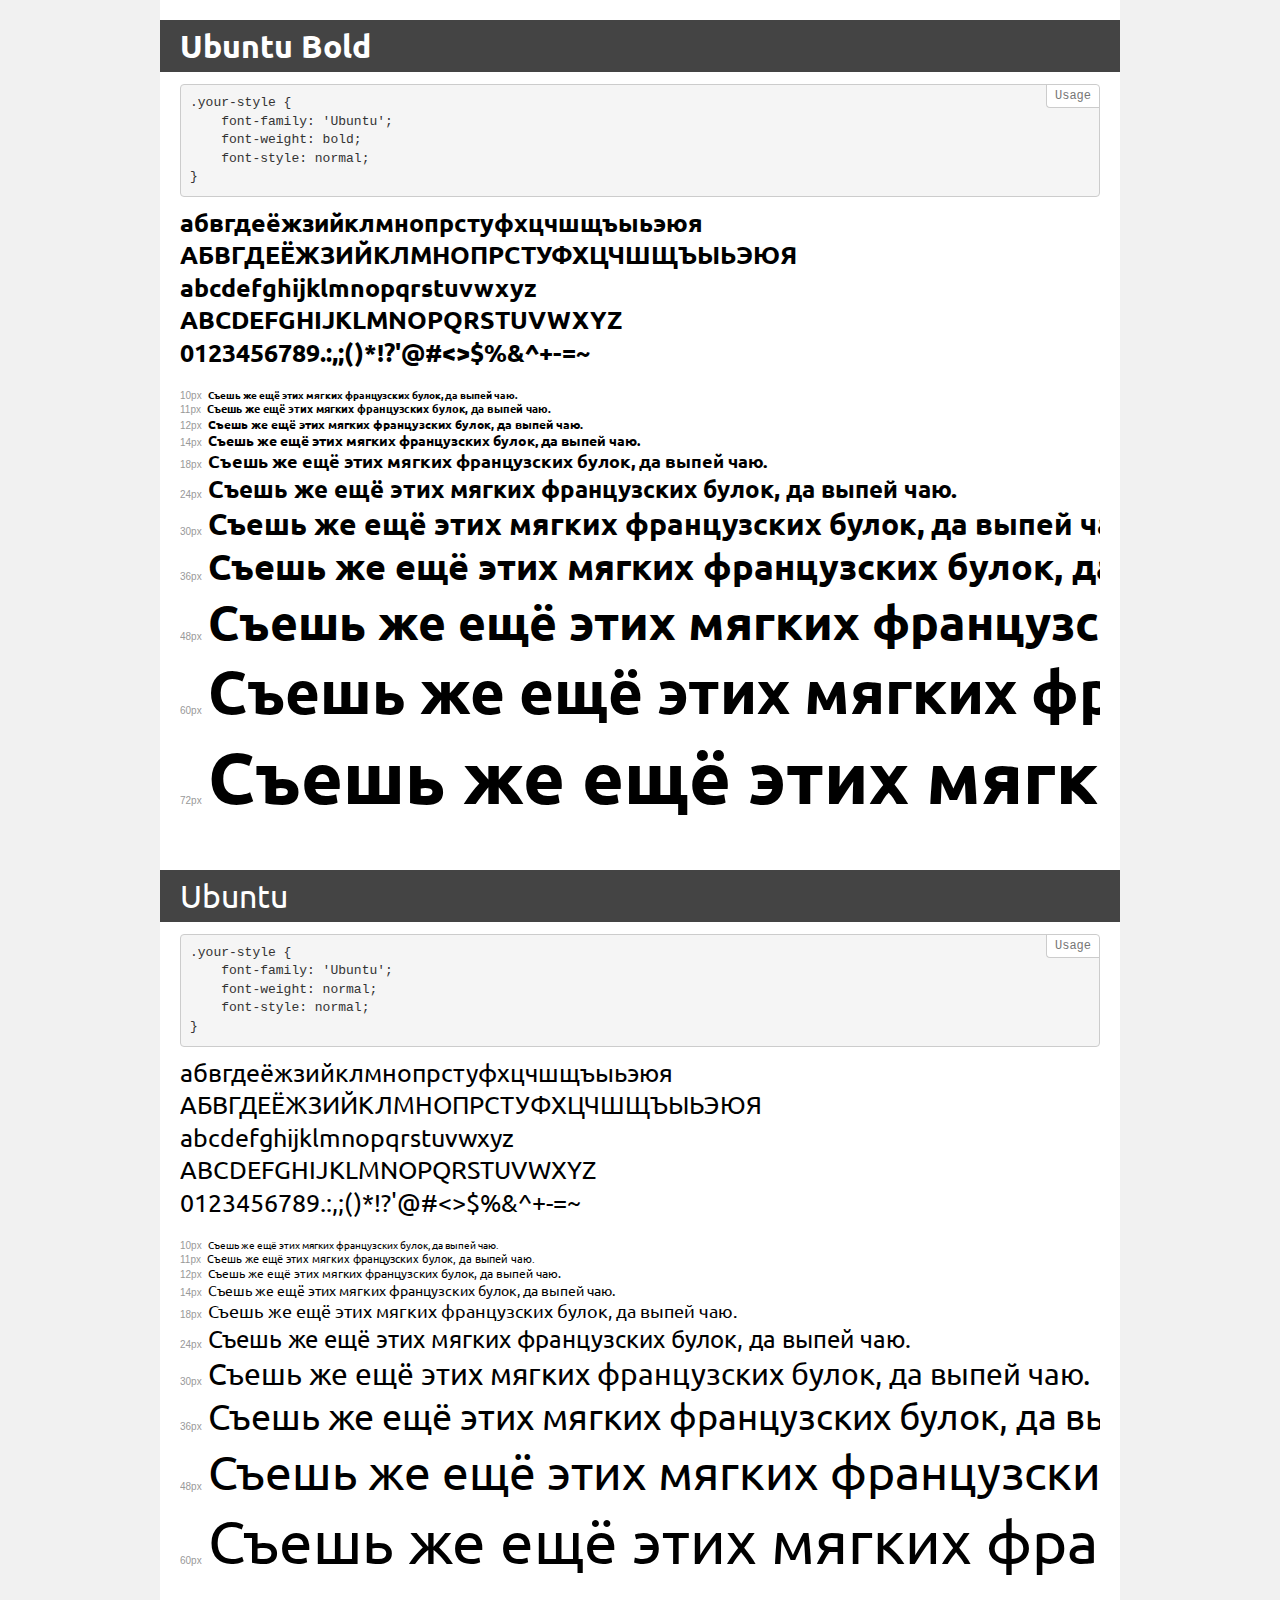
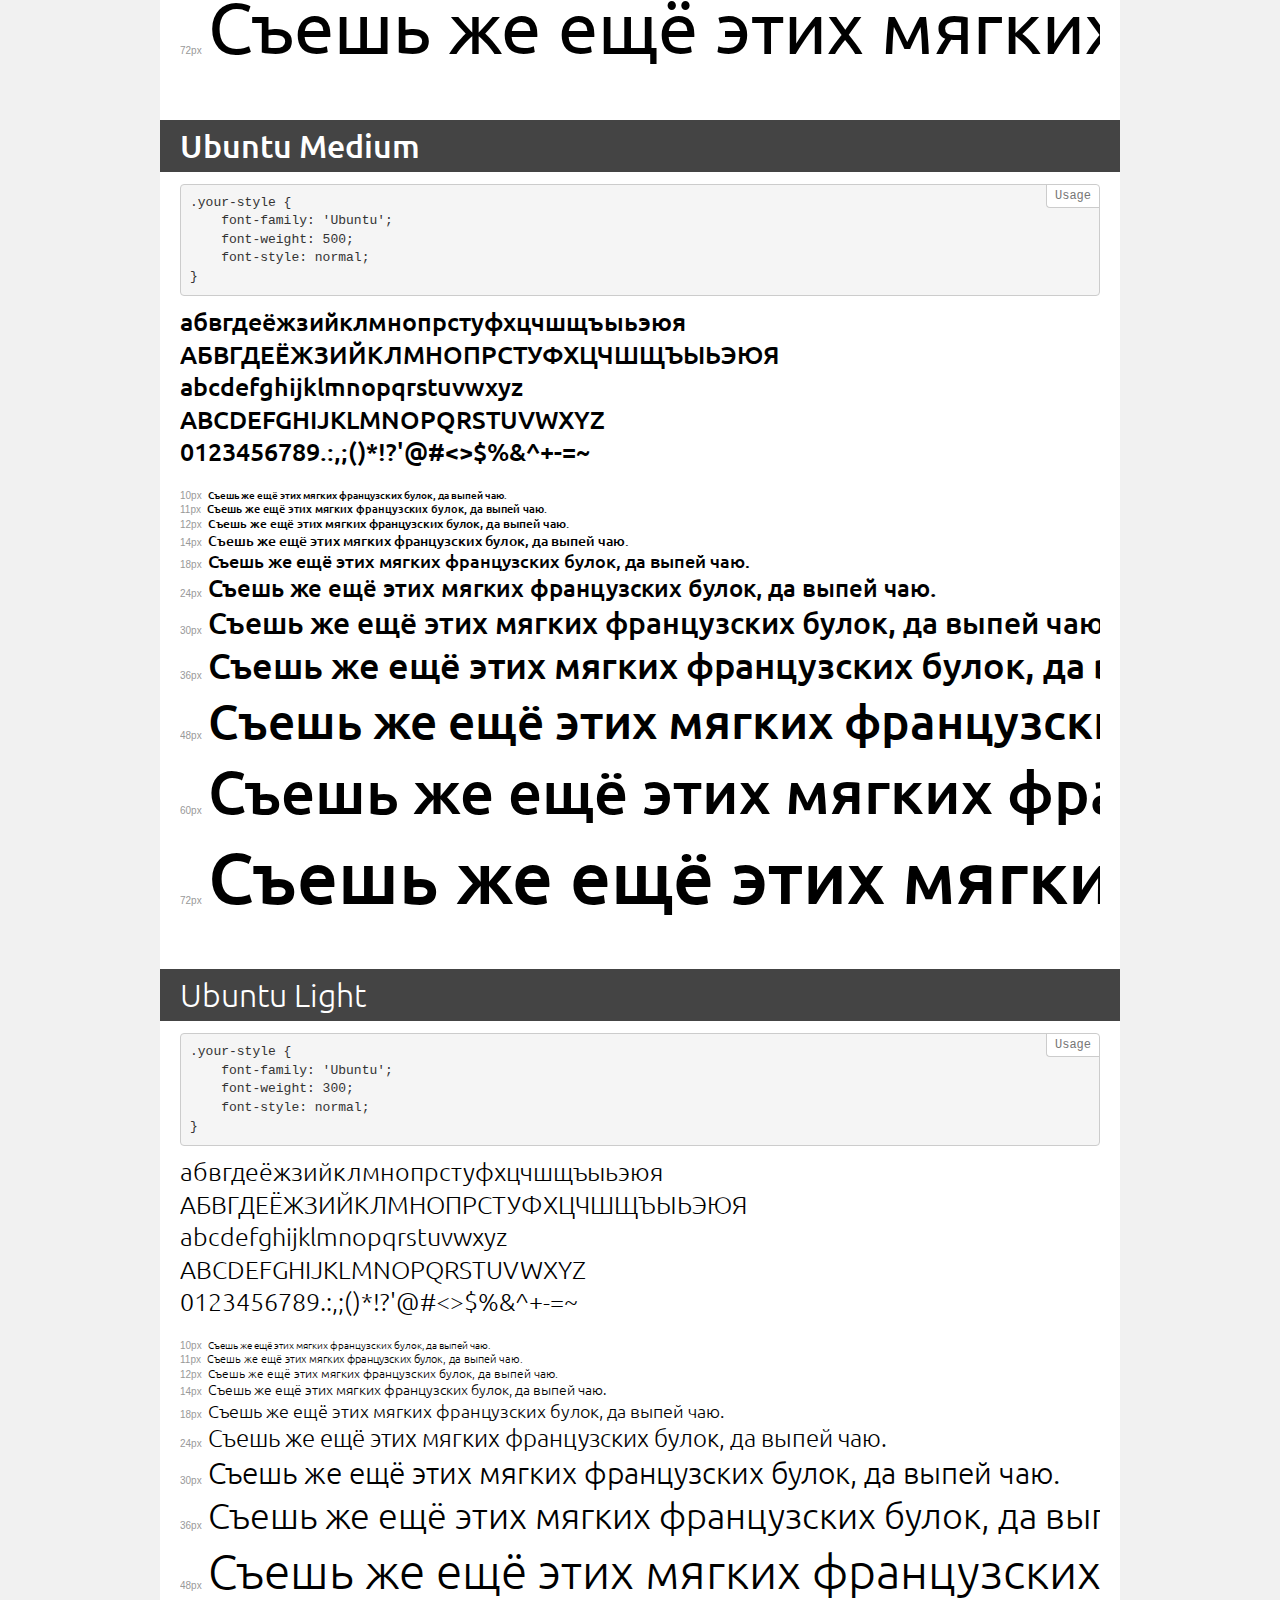
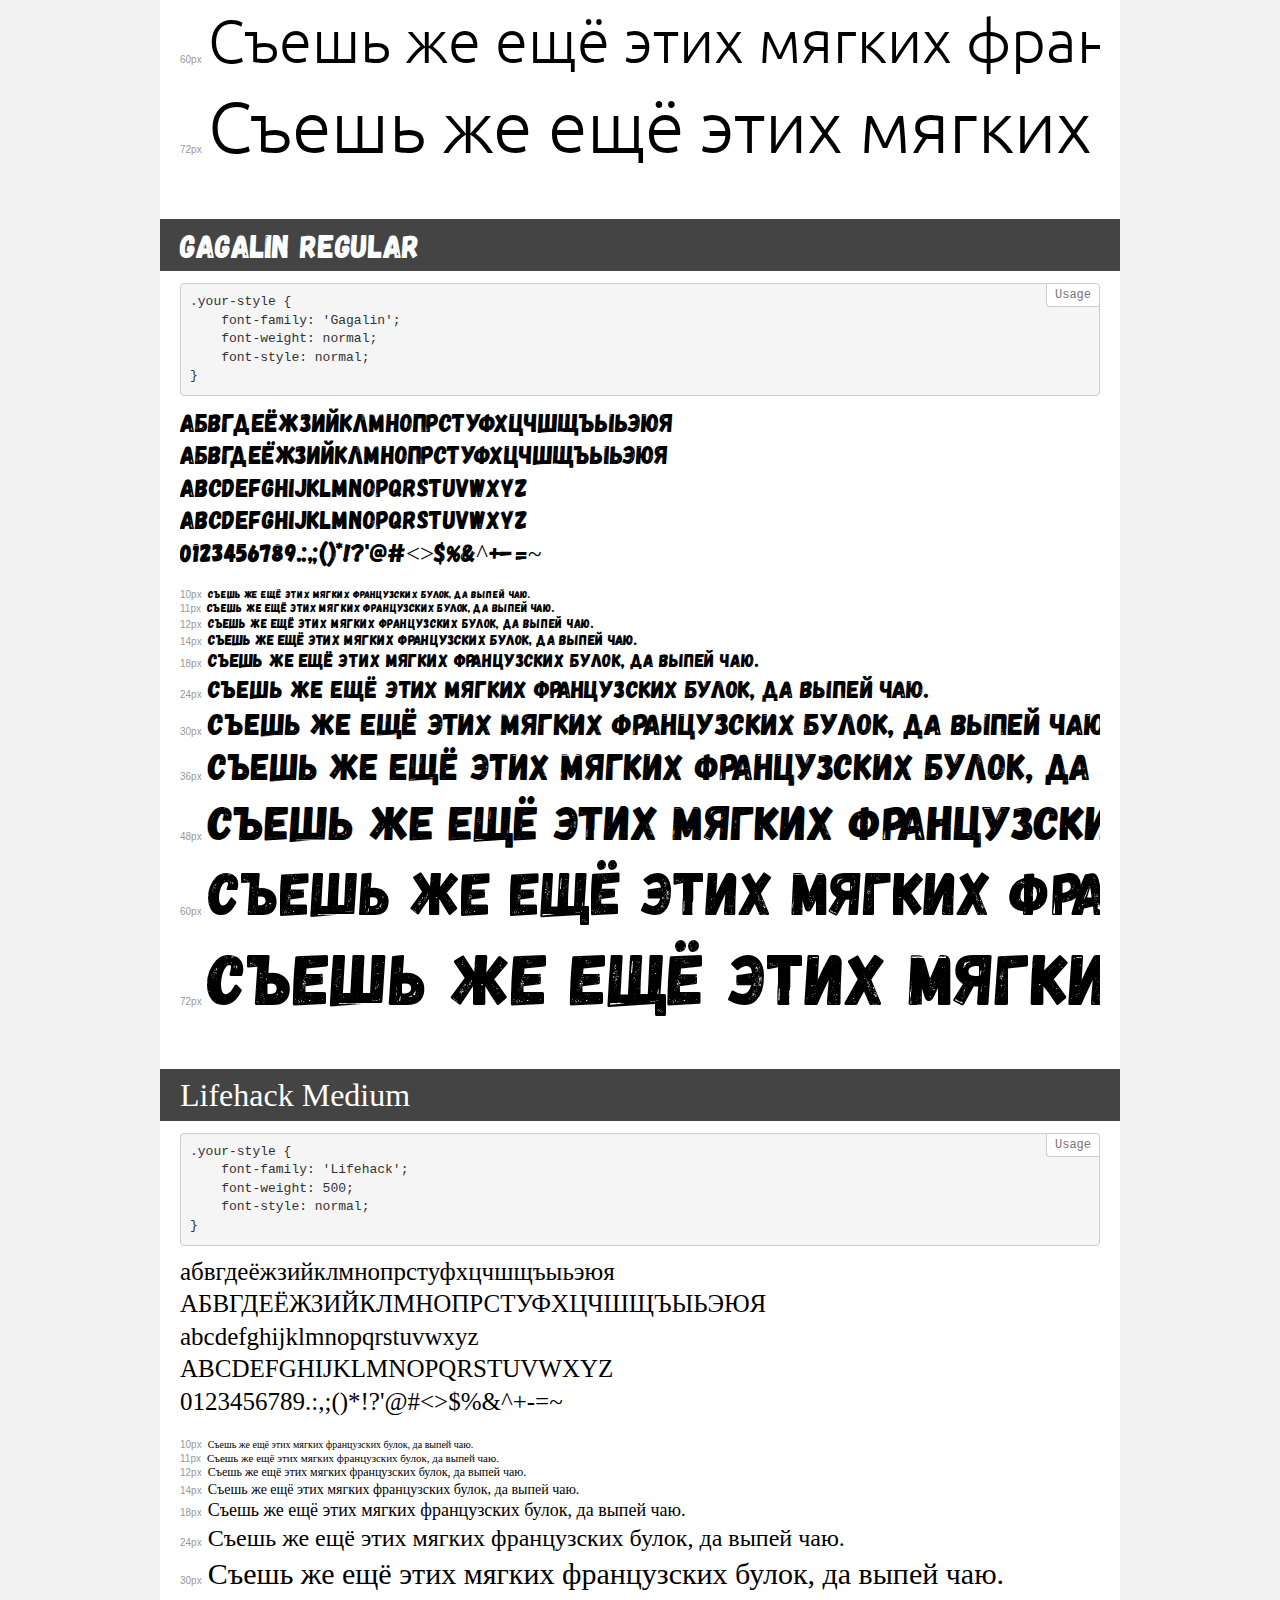
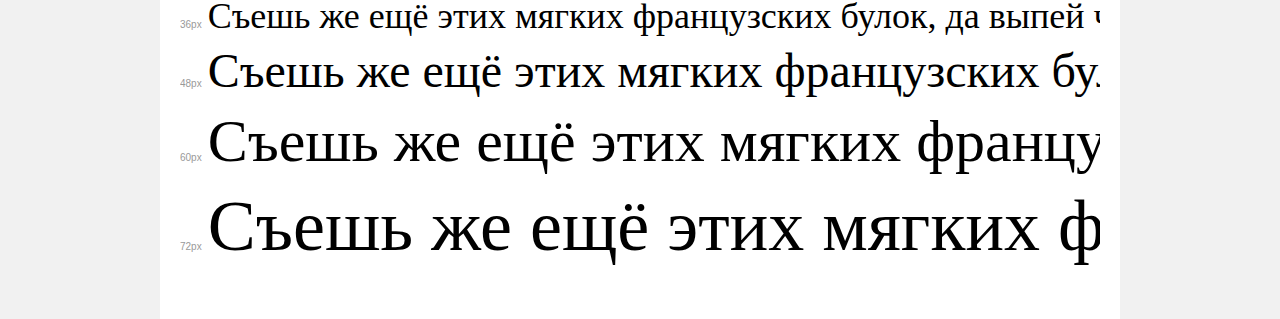
<file: fonts/demo.html>
<!DOCTYPE html>
<html>
<head>
    <meta charset="utf-8">
    <meta http-equiv="X-UA-Compatible" content="IE=edge">
    <meta name="viewport" content="width=device-width, initial-scale=1">
    <meta name="robots" content="noindex, noarchive">
    <meta name="format-detection" content="telephone=no">
    <title>Transfonter demo</title>
    <link href="fonts.css" rel="stylesheet">
    <style>
        /*
        http://meyerweb.com/eric/tools/css/reset/
        v2.0 | 20110126
        License: none (public domain)
        */
        html, body, div, span, applet, object, iframe,
        h1, h2, h3, h4, h5, h6, p, blockquote, pre,
        a, abbr, acronym, address, big, cite, code,
        del, dfn, em, img, ins, kbd, q, s, samp,
        small, strike, strong, sub, sup, tt, var,
        b, u, i, center,
        dl, dt, dd, ol, ul, li,
        fieldset, form, label, legend,
        table, caption, tbody, tfoot, thead, tr, th, td,
        article, aside, canvas, details, embed,
        figure, figcaption, footer, header, hgroup,
        menu, nav, output, ruby, section, summary,
        time, mark, audio, video {
            margin: 0;
            padding: 0;
            border: 0;
            font-size: 100%;
            font: inherit;
            vertical-align: baseline;
        }
        /* HTML5 display-role reset for older browsers */
        article, aside, details, figcaption, figure,
        footer, header, hgroup, menu, nav, section {
            display: block;
        }
        body {
            line-height: 1;
        }
        ol, ul {
            list-style: none;
        }
        blockquote, q {
            quotes: none;
        }
        blockquote:before, blockquote:after,
        q:before, q:after {
            content: '';
            content: none;
        }
        table {
            border-collapse: collapse;
            border-spacing: 0;
        }
        /* common styles */
        body {
            background: #f1f1f1;
            color: #000;
        }
        .page {
            background: #fff;
            width: 920px;
            margin: 0 auto;
            padding: 20px 20px 0 20px;
            overflow: hidden;
        }
        .font-container {
            overflow-x: auto;
            overflow-y: hidden;
            margin-bottom: 40px;
            line-height: 1.3;
            white-space: nowrap;
            padding-bottom: 5px;
        }
        h1 {
            position: relative;
            background: #444;
            font-size: 32px;
            color: #fff;
            padding: 10px 20px;
            margin: 0 -20px 12px -20px;
        }
        .letters {
            font-size: 25px;
            margin-bottom: 20px;
        }
        .s10:before {
            content: '10px';
        }
        .s11:before {
            content: '11px';
        }
        .s12:before {
            content: '12px';
        }
        .s14:before {
            content: '14px';
        }
        .s18:before {
            content: '18px';
        }
        .s24:before {
            content: '24px';
        }
        .s30:before {
            content: '30px';
        }
        .s36:before {
            content: '36px';
        }
        .s48:before {
            content: '48px';
        }
        .s60:before {
            content: '60px';
        }
        .s72:before {
            content: '72px';
        }
        .s10:before, .s11:before, .s12:before, .s14:before,
        .s18:before, .s24:before, .s30:before, .s36:before,
        .s48:before, .s60:before, .s72:before {
            font-family: Arial, sans-serif;
            font-size: 10px;
            font-weight: normal;
            font-style: normal;
            color: #999;
            padding-right: 6px;
        }
        pre {
            display: block;
            position: relative;
            padding: 9px;
            margin: 0 0 10px;
            font-family: Monaco, Menlo, Consolas, "Courier New", monospace !important;
            font-size: 13px;
            line-height: 1.428571429;
            color: #333;
            font-weight: normal !important;
            font-style: normal !important;
            background-color: #f5f5f5;
            border: 1px solid #ccc;
            overflow-x: auto;
            border-radius: 4px;
        }
        pre:after {
            display: block;
            position: absolute;
            right: 0;
            top: 0;
            content: 'Usage';
            line-height: 1;
            padding: 5px 8px;
            font-size: 12px;
            color: #767676;
            background-color: #fff;
            border: 1px solid #ccc;
            border-right: none;
            border-top: none;
            border-radius: 0 4px 0 4px;
            z-index: 10;
        }
        /* responsive */
        @media (max-width: 959px) {
            .page {
                width: auto;
                margin: 0;
            }
        }
    </style>
</head>
<body>
<div class="page">
    <div class="demo" style="font-family: 'Ubuntu'; font-weight: bold; font-style: normal;">
        <h1>Ubuntu Bold</h1>
        <pre>.your-style {
    font-family: 'Ubuntu';
    font-weight: bold;
    font-style: normal;
}</pre>
        <div class="font-container">
            <p class="letters">
                абвгдеёжзийклмнопрстуфхцчшщъыьэюя<br>
АБВГДЕЁЖЗИЙКЛМНОПРСТУФХЦЧШЩЪЫЬЭЮЯ<br>
abcdefghijklmnopqrstuvwxyz<br>
ABCDEFGHIJKLMNOPQRSTUVWXYZ<br>
                0123456789.:,;()*!?'@#<>$%&^+-=~
            </p>
            <p class="s10" style="font-size: 10px;">Съешь же ещё этих мягких французских булок, да выпей чаю.</p>
            <p class="s11" style="font-size: 11px;">Съешь же ещё этих мягких французских булок, да выпей чаю.</p>
            <p class="s12" style="font-size: 12px;">Съешь же ещё этих мягких французских булок, да выпей чаю.</p>
            <p class="s14" style="font-size: 14px;">Съешь же ещё этих мягких французских булок, да выпей чаю.</p>
            <p class="s18" style="font-size: 18px;">Съешь же ещё этих мягких французских булок, да выпей чаю.</p>
            <p class="s24" style="font-size: 24px;">Съешь же ещё этих мягких французских булок, да выпей чаю.</p>
            <p class="s30" style="font-size: 30px;">Съешь же ещё этих мягких французских булок, да выпей чаю.</p>
            <p class="s36" style="font-size: 36px;">Съешь же ещё этих мягких французских булок, да выпей чаю.</p>
            <p class="s48" style="font-size: 48px;">Съешь же ещё этих мягких французских булок, да выпей чаю.</p>
            <p class="s60" style="font-size: 60px;">Съешь же ещё этих мягких французских булок, да выпей чаю.</p>
            <p class="s72" style="font-size: 72px;">Съешь же ещё этих мягких французских булок, да выпей чаю.</p>
        </div>
    </div>
    <div class="demo" style="font-family: 'Ubuntu'; font-weight: normal; font-style: normal;">
        <h1>Ubuntu</h1>
        <pre>.your-style {
    font-family: 'Ubuntu';
    font-weight: normal;
    font-style: normal;
}</pre>
        <div class="font-container">
            <p class="letters">
                абвгдеёжзийклмнопрстуфхцчшщъыьэюя<br>
АБВГДЕЁЖЗИЙКЛМНОПРСТУФХЦЧШЩЪЫЬЭЮЯ<br>
abcdefghijklmnopqrstuvwxyz<br>
ABCDEFGHIJKLMNOPQRSTUVWXYZ<br>
                0123456789.:,;()*!?'@#<>$%&^+-=~
            </p>
            <p class="s10" style="font-size: 10px;">Съешь же ещё этих мягких французских булок, да выпей чаю.</p>
            <p class="s11" style="font-size: 11px;">Съешь же ещё этих мягких французских булок, да выпей чаю.</p>
            <p class="s12" style="font-size: 12px;">Съешь же ещё этих мягких французских булок, да выпей чаю.</p>
            <p class="s14" style="font-size: 14px;">Съешь же ещё этих мягких французских булок, да выпей чаю.</p>
            <p class="s18" style="font-size: 18px;">Съешь же ещё этих мягких французских булок, да выпей чаю.</p>
            <p class="s24" style="font-size: 24px;">Съешь же ещё этих мягких французских булок, да выпей чаю.</p>
            <p class="s30" style="font-size: 30px;">Съешь же ещё этих мягких французских булок, да выпей чаю.</p>
            <p class="s36" style="font-size: 36px;">Съешь же ещё этих мягких французских булок, да выпей чаю.</p>
            <p class="s48" style="font-size: 48px;">Съешь же ещё этих мягких французских булок, да выпей чаю.</p>
            <p class="s60" style="font-size: 60px;">Съешь же ещё этих мягких французских булок, да выпей чаю.</p>
            <p class="s72" style="font-size: 72px;">Съешь же ещё этих мягких французских булок, да выпей чаю.</p>
        </div>
    </div>
    <div class="demo" style="font-family: 'Ubuntu'; font-weight: 500; font-style: normal;">
        <h1>Ubuntu Medium</h1>
        <pre>.your-style {
    font-family: 'Ubuntu';
    font-weight: 500;
    font-style: normal;
}</pre>
        <div class="font-container">
            <p class="letters">
                абвгдеёжзийклмнопрстуфхцчшщъыьэюя<br>
АБВГДЕЁЖЗИЙКЛМНОПРСТУФХЦЧШЩЪЫЬЭЮЯ<br>
abcdefghijklmnopqrstuvwxyz<br>
ABCDEFGHIJKLMNOPQRSTUVWXYZ<br>
                0123456789.:,;()*!?'@#<>$%&^+-=~
            </p>
            <p class="s10" style="font-size: 10px;">Съешь же ещё этих мягких французских булок, да выпей чаю.</p>
            <p class="s11" style="font-size: 11px;">Съешь же ещё этих мягких французских булок, да выпей чаю.</p>
            <p class="s12" style="font-size: 12px;">Съешь же ещё этих мягких французских булок, да выпей чаю.</p>
            <p class="s14" style="font-size: 14px;">Съешь же ещё этих мягких французских булок, да выпей чаю.</p>
            <p class="s18" style="font-size: 18px;">Съешь же ещё этих мягких французских булок, да выпей чаю.</p>
            <p class="s24" style="font-size: 24px;">Съешь же ещё этих мягких французских булок, да выпей чаю.</p>
            <p class="s30" style="font-size: 30px;">Съешь же ещё этих мягких французских булок, да выпей чаю.</p>
            <p class="s36" style="font-size: 36px;">Съешь же ещё этих мягких французских булок, да выпей чаю.</p>
            <p class="s48" style="font-size: 48px;">Съешь же ещё этих мягких французских булок, да выпей чаю.</p>
            <p class="s60" style="font-size: 60px;">Съешь же ещё этих мягких французских булок, да выпей чаю.</p>
            <p class="s72" style="font-size: 72px;">Съешь же ещё этих мягких французских булок, да выпей чаю.</p>
        </div>
    </div>
    <div class="demo" style="font-family: 'Ubuntu'; font-weight: 300; font-style: normal;">
        <h1>Ubuntu Light</h1>
        <pre>.your-style {
    font-family: 'Ubuntu';
    font-weight: 300;
    font-style: normal;
}</pre>
        <div class="font-container">
            <p class="letters">
                абвгдеёжзийклмнопрстуфхцчшщъыьэюя<br>
АБВГДЕЁЖЗИЙКЛМНОПРСТУФХЦЧШЩЪЫЬЭЮЯ<br>
abcdefghijklmnopqrstuvwxyz<br>
ABCDEFGHIJKLMNOPQRSTUVWXYZ<br>
                0123456789.:,;()*!?'@#<>$%&^+-=~
            </p>
            <p class="s10" style="font-size: 10px;">Съешь же ещё этих мягких французских булок, да выпей чаю.</p>
            <p class="s11" style="font-size: 11px;">Съешь же ещё этих мягких французских булок, да выпей чаю.</p>
            <p class="s12" style="font-size: 12px;">Съешь же ещё этих мягких французских булок, да выпей чаю.</p>
            <p class="s14" style="font-size: 14px;">Съешь же ещё этих мягких французских булок, да выпей чаю.</p>
            <p class="s18" style="font-size: 18px;">Съешь же ещё этих мягких французских булок, да выпей чаю.</p>
            <p class="s24" style="font-size: 24px;">Съешь же ещё этих мягких французских булок, да выпей чаю.</p>
            <p class="s30" style="font-size: 30px;">Съешь же ещё этих мягких французских булок, да выпей чаю.</p>
            <p class="s36" style="font-size: 36px;">Съешь же ещё этих мягких французских булок, да выпей чаю.</p>
            <p class="s48" style="font-size: 48px;">Съешь же ещё этих мягких французских булок, да выпей чаю.</p>
            <p class="s60" style="font-size: 60px;">Съешь же ещё этих мягких французских булок, да выпей чаю.</p>
            <p class="s72" style="font-size: 72px;">Съешь же ещё этих мягких французских булок, да выпей чаю.</p>
        </div>
    </div>
    <div class="demo" style="font-family: 'Gagalin'; font-weight: normal; font-style: normal;">
        <h1>Gagalin Regular</h1>
        <pre>.your-style {
    font-family: 'Gagalin';
    font-weight: normal;
    font-style: normal;
}</pre>
        <div class="font-container">
            <p class="letters">
                абвгдеёжзийклмнопрстуфхцчшщъыьэюя<br>
АБВГДЕЁЖЗИЙКЛМНОПРСТУФХЦЧШЩЪЫЬЭЮЯ<br>
abcdefghijklmnopqrstuvwxyz<br>
ABCDEFGHIJKLMNOPQRSTUVWXYZ<br>
                0123456789.:,;()*!?'@#<>$%&^+-=~
            </p>
            <p class="s10" style="font-size: 10px;">Съешь же ещё этих мягких французских булок, да выпей чаю.</p>
            <p class="s11" style="font-size: 11px;">Съешь же ещё этих мягких французских булок, да выпей чаю.</p>
            <p class="s12" style="font-size: 12px;">Съешь же ещё этих мягких французских булок, да выпей чаю.</p>
            <p class="s14" style="font-size: 14px;">Съешь же ещё этих мягких французских булок, да выпей чаю.</p>
            <p class="s18" style="font-size: 18px;">Съешь же ещё этих мягких французских булок, да выпей чаю.</p>
            <p class="s24" style="font-size: 24px;">Съешь же ещё этих мягких французских булок, да выпей чаю.</p>
            <p class="s30" style="font-size: 30px;">Съешь же ещё этих мягких французских булок, да выпей чаю.</p>
            <p class="s36" style="font-size: 36px;">Съешь же ещё этих мягких французских булок, да выпей чаю.</p>
            <p class="s48" style="font-size: 48px;">Съешь же ещё этих мягких французских булок, да выпей чаю.</p>
            <p class="s60" style="font-size: 60px;">Съешь же ещё этих мягких французских булок, да выпей чаю.</p>
            <p class="s72" style="font-size: 72px;">Съешь же ещё этих мягких французских булок, да выпей чаю.</p>
        </div>
    </div>
    <div class="demo" style="font-family: 'Lifehack'; font-weight: 500; font-style: normal;">
        <h1>Lifehack Medium</h1>
        <pre>.your-style {
    font-family: 'Lifehack';
    font-weight: 500;
    font-style: normal;
}</pre>
        <div class="font-container">
            <p class="letters">
                абвгдеёжзийклмнопрстуфхцчшщъыьэюя<br>
АБВГДЕЁЖЗИЙКЛМНОПРСТУФХЦЧШЩЪЫЬЭЮЯ<br>
abcdefghijklmnopqrstuvwxyz<br>
ABCDEFGHIJKLMNOPQRSTUVWXYZ<br>
                0123456789.:,;()*!?'@#<>$%&^+-=~
            </p>
            <p class="s10" style="font-size: 10px;">Съешь же ещё этих мягких французских булок, да выпей чаю.</p>
            <p class="s11" style="font-size: 11px;">Съешь же ещё этих мягких французских булок, да выпей чаю.</p>
            <p class="s12" style="font-size: 12px;">Съешь же ещё этих мягких французских булок, да выпей чаю.</p>
            <p class="s14" style="font-size: 14px;">Съешь же ещё этих мягких французских булок, да выпей чаю.</p>
            <p class="s18" style="font-size: 18px;">Съешь же ещё этих мягких французских булок, да выпей чаю.</p>
            <p class="s24" style="font-size: 24px;">Съешь же ещё этих мягких французских булок, да выпей чаю.</p>
            <p class="s30" style="font-size: 30px;">Съешь же ещё этих мягких французских булок, да выпей чаю.</p>
            <p class="s36" style="font-size: 36px;">Съешь же ещё этих мягких французских булок, да выпей чаю.</p>
            <p class="s48" style="font-size: 48px;">Съешь же ещё этих мягких французских булок, да выпей чаю.</p>
            <p class="s60" style="font-size: 60px;">Съешь же ещё этих мягких французских булок, да выпей чаю.</p>
            <p class="s72" style="font-size: 72px;">Съешь же ещё этих мягких французских булок, да выпей чаю.</p>
        </div>
    </div>
</div>
</body>
</html>
</file>
<file: fonts/fonts.css>
@font-face {
  font-family: 'Ubuntu';
  src: url("/fonts/Ubuntu-Bold.woff") format("woff");
  font-weight: bold;
  font-style: normal; }
@font-face {
  font-family: 'Ubuntu';
  src: url("/fonts/Ubuntu.woff") format("woff");
  font-weight: normal;
  font-style: normal; }
@font-face {
  font-family: 'Ubuntu';
  src: url("/fonts/Ubuntu-Medium.woff") format("woff");
  font-weight: 500;
  font-style: normal; }
@font-face {
  font-family: 'Ubuntu';
  src: url("/fonts/Ubuntu-Light.woff") format("woff");
  font-weight: 300;
  font-style: normal; }
@font-face {
  font-family: 'Gagalin';
  src: url("/fonts/Gagalin-Regular.woff") format("woff");
  font-weight: normal;
  font-style: normal; }
@font-face {
  font-family: 'Lifehack-Medium';
  src: url("/fonts/Lifehack-Medium.woff") format("woff");
  font-weight: 500;
  font-style: normal; }

/*# sourceMappingURL=fonts.css.map */
</file>
